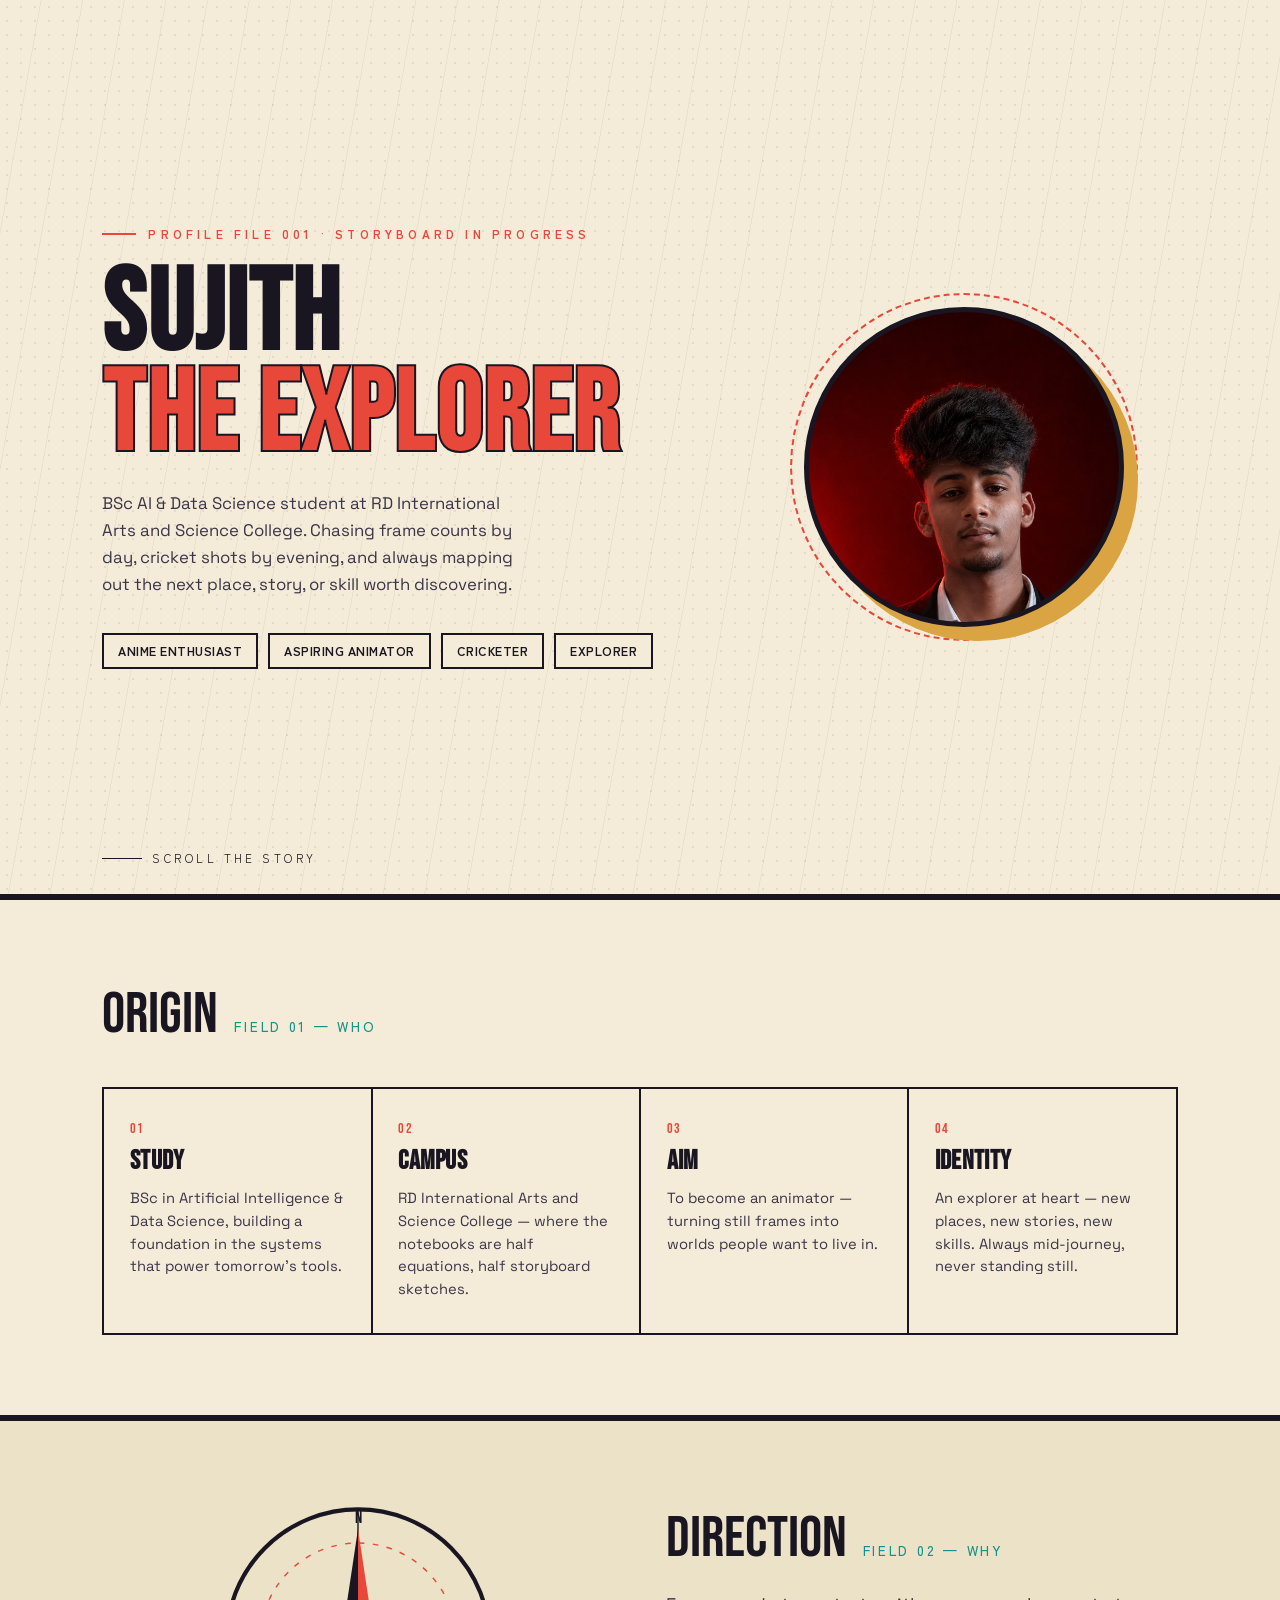
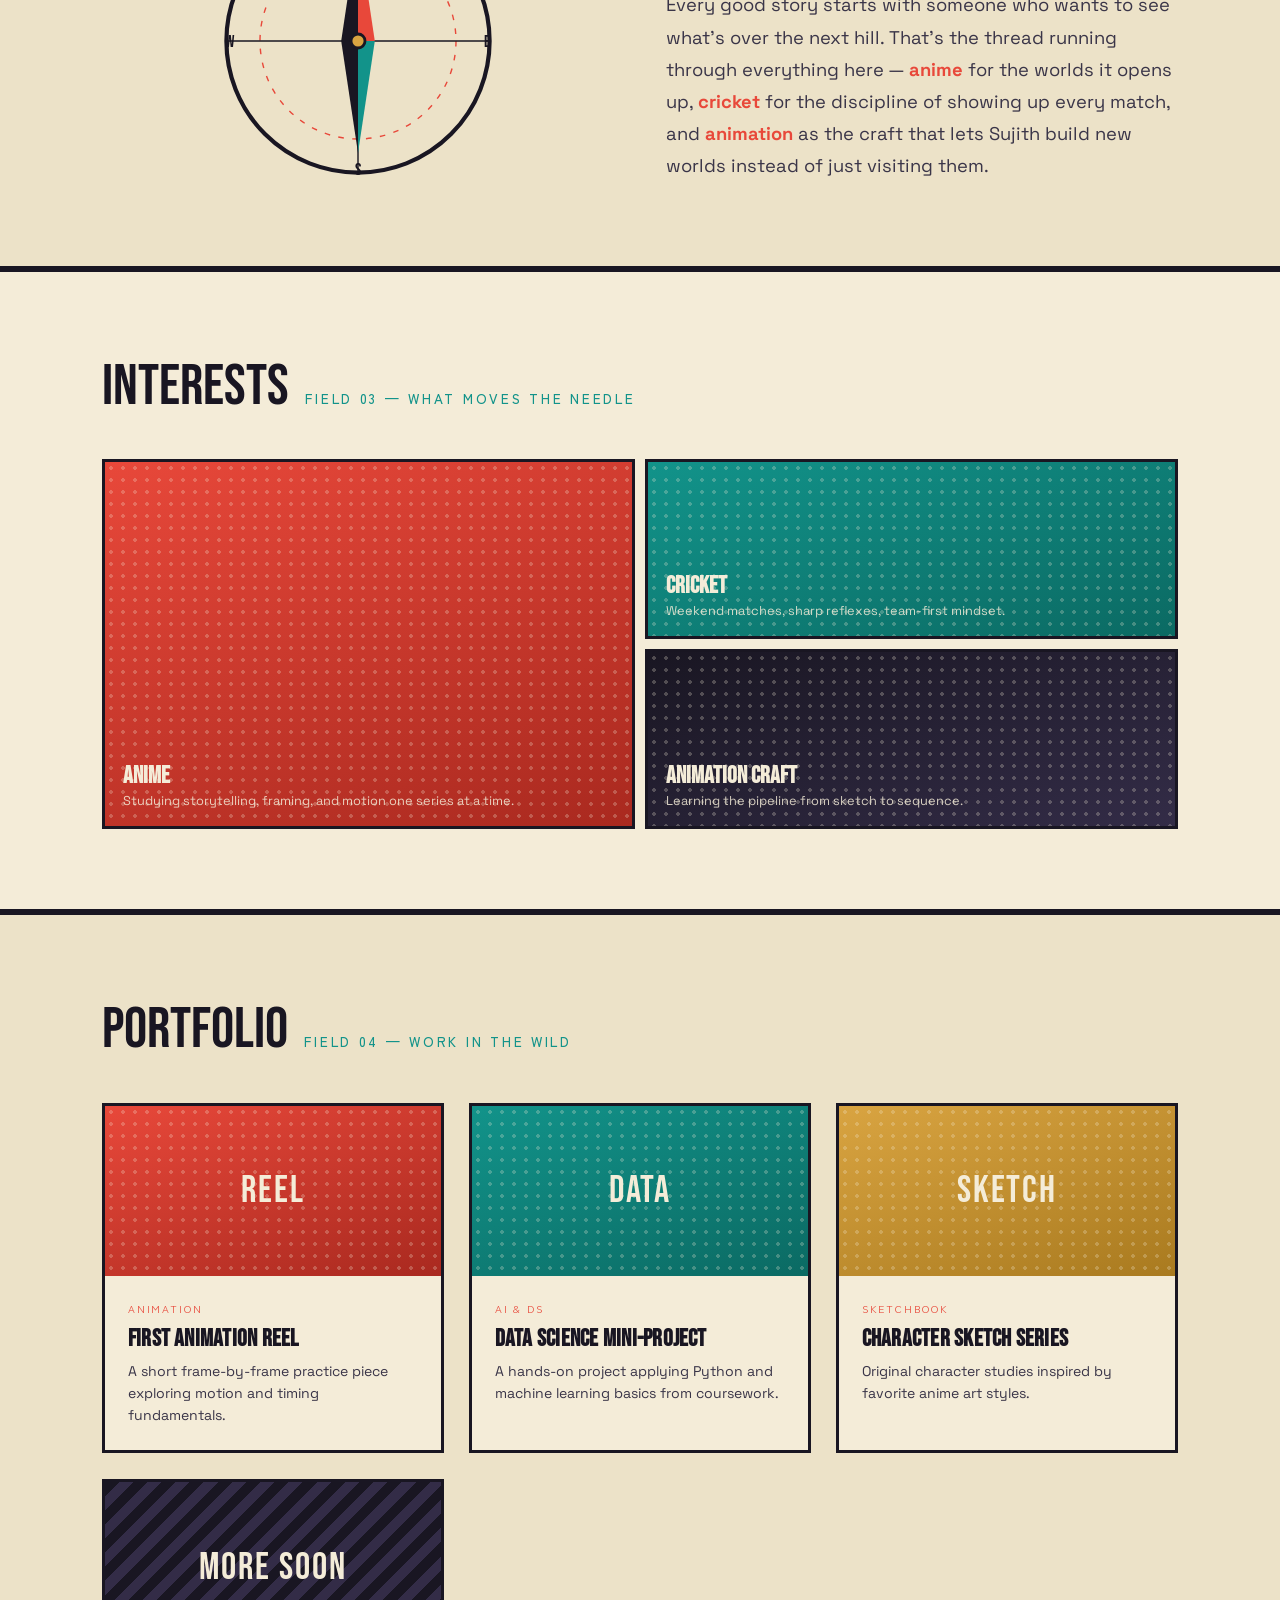
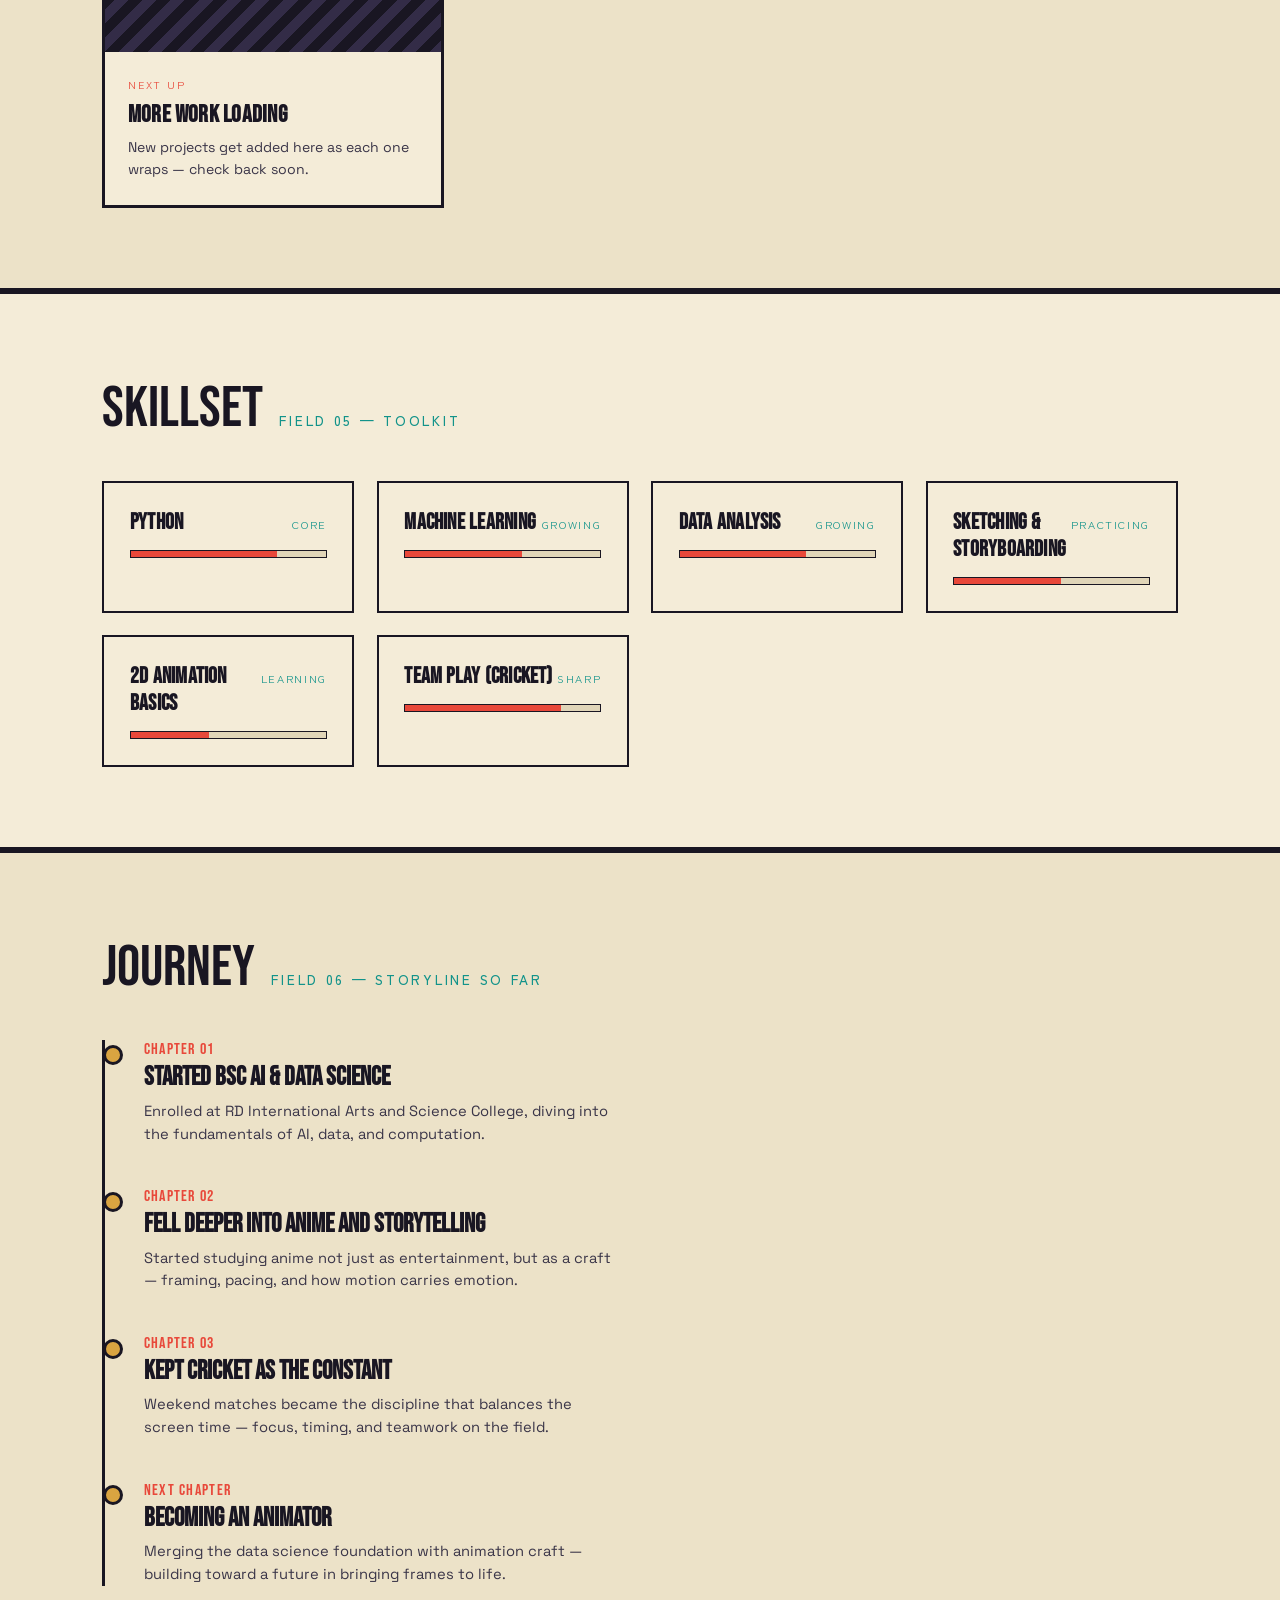
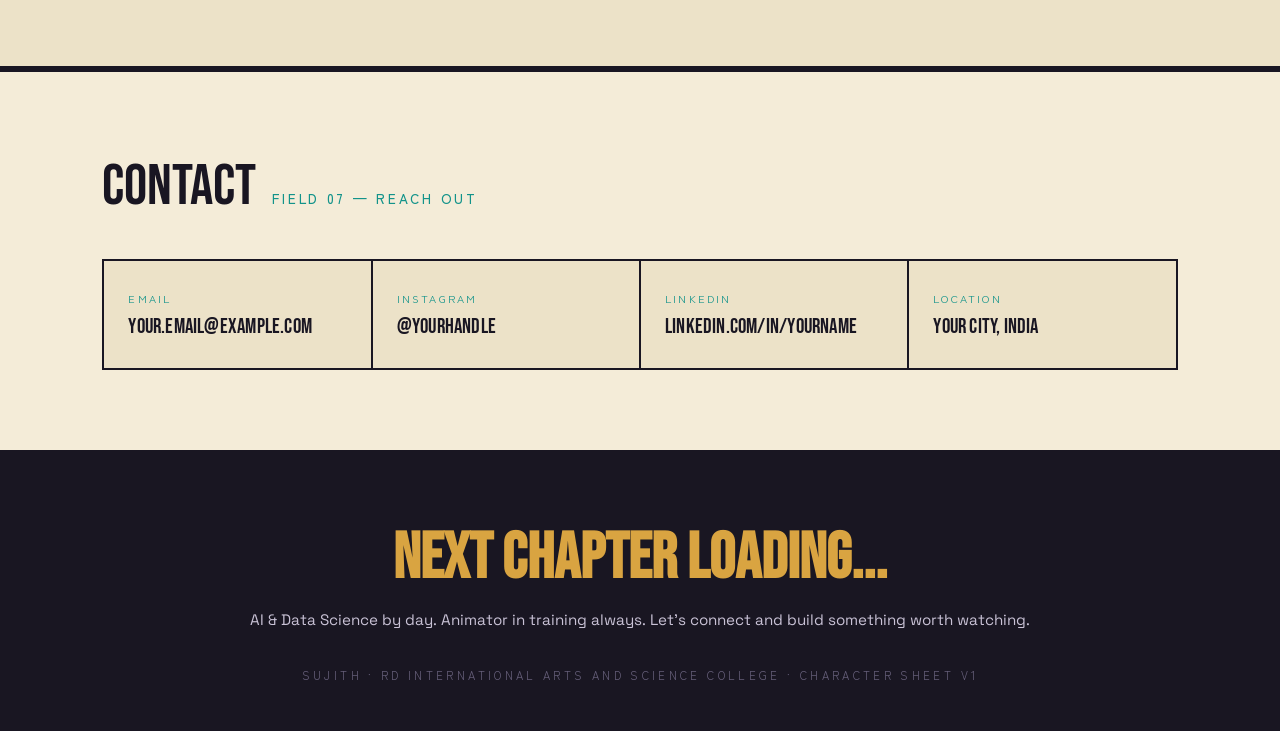
<file: sujith-profile-6.html>
<!DOCTYPE html>
<html lang="en">
<head>
<meta charset="UTF-8">
<meta name="viewport" content="width=device-width, initial-scale=1.0">
<title>Sujith — Explorer / Animator in Training</title>
<link rel="preconnect" href="https://fonts.googleapis.com">
<link href="https://fonts.googleapis.com/css2?family=Bebas+Neue&family=Space+Grotesk:wght@400;500;600;700&family=Zen+Kaku+Gothic+New:wght@500;700&display=swap" rel="stylesheet">
<style>
  :root{
    --ink:#191622;
    --parchment:#f4ecd8;
    --vermillion:#e8483a;
    --teal:#12938a;
    --gold:#d9a441;
    --panel-line:#191622;
  }
  *{box-sizing:border-box; margin:0; padding:0;}
  html{scroll-behavior:smooth;}
  body{
    background:var(--parchment);
    background-image:
      radial-gradient(circle, rgba(25,22,34,0.08) 1px, transparent 1px);
    background-size:14px 14px;
    color:var(--ink);
    font-family:'Space Grotesk', sans-serif;
    overflow-x:hidden;
  }
  ::selection{background:var(--vermillion); color:var(--parchment);}

  a{color:inherit;}

  /* speed lines behind hero */
  .speedlines{
    position:absolute; inset:0; pointer-events:none; z-index:0;
    background:
      repeating-linear-gradient(100deg, transparent 0 40px, rgba(25,22,34,0.05) 40px 41px);
  }

  header.hero{
    position:relative;
    min-height:100vh;
    display:flex;
    flex-direction:column;
    justify-content:center;
    padding:6vw 8vw;
    border-bottom:6px solid var(--ink);
    overflow:hidden;
  }

  .eyebrow{
    font-family:'Zen Kaku Gothic New', sans-serif;
    font-weight:700;
    letter-spacing:0.35em;
    text-transform:uppercase;
    font-size:0.75rem;
    color:var(--vermillion);
    display:flex;
    align-items:center;
    gap:12px;
    margin-bottom:1.4rem;
    z-index:1;
  }
  .eyebrow::before{
    content:"";
    width:34px; height:2px; background:var(--vermillion);
  }

  .hero-grid{
    display:grid;
    grid-template-columns:1.4fr 1fr;
    gap:4vw;
    align-items:center;
    z-index:1;
  }

  h1.title{
    font-family:'Bebas Neue', sans-serif;
    font-size:clamp(3.2rem, 9vw, 7.5rem);
    line-height:0.88;
    letter-spacing:0.01em;
    color:var(--ink);
  }
  h1.title .accent{
    color:var(--vermillion);
    -webkit-text-stroke:2px var(--ink);
  }

  .sub{
    font-size:1.05rem;
    max-width:38ch;
    margin-top:1.4rem;
    line-height:1.6;
    color:#3a3548;
  }

  .badge-row{
    display:flex; flex-wrap:wrap; gap:10px;
    margin-top:2.2rem;
  }
  .badge{
    font-family:'Zen Kaku Gothic New', sans-serif;
    font-size:0.78rem;
    font-weight:700;
    border:2px solid var(--ink);
    padding:7px 14px;
    background:var(--parchment);
    text-transform:uppercase;
    letter-spacing:0.04em;
  }

  /* logo / avatar panel */
  .avatar-wrap{
    position:relative;
    justify-self:center;
    width:min(320px, 70vw);
    aspect-ratio:1/1;
  }
  .avatar-frame{
    position:absolute; inset:0;
    border:5px solid var(--ink);
    border-radius:50%;
    background:var(--ink);
    display:flex; align-items:center; justify-content:center;
    box-shadow:14px 14px 0 var(--gold);
    overflow:hidden;
  }
  .avatar-initial{
    font-family:'Bebas Neue', sans-serif;
    font-size:8rem;
    color:var(--parchment);
    letter-spacing:0.02em;
  }
  .avatar-frame img{
    width:100%; height:100%; object-fit:cover; display:none;
  }
  .avatar-ring{
    position:absolute; inset:-14px;
    border:2px dashed var(--vermillion);
    border-radius:50%;
    animation:spin 40s linear infinite;
  }
  @keyframes spin{ to{ transform:rotate(360deg); } }

  .scroll-cue{
    position:absolute; bottom:28px; left:8vw;
    font-family:'Zen Kaku Gothic New', sans-serif;
    font-size:0.72rem; letter-spacing:0.3em; text-transform:uppercase;
    display:flex; align-items:center; gap:10px; z-index:1;
  }
  .scroll-cue .line{width:40px; height:1px; background:var(--ink); animation:pulse 1.8s ease-in-out infinite;}
  @keyframes pulse{ 0%,100%{opacity:.3;} 50%{opacity:1;} }

  /* PANELS */
  section.panel{
    position:relative;
    padding:5rem 8vw;
    border-bottom:6px solid var(--ink);
  }
  section.panel:nth-of-type(odd){ background:var(--parchment); }
  section.panel:nth-of-type(even){ background:#ece2c8; }

  .panel-tag{
    font-family:'Bebas Neue', sans-serif;
    font-size:clamp(2.2rem,5vw,3.6rem);
    display:flex; align-items:baseline; gap:16px;
    margin-bottom:2.4rem;
  }
  .panel-tag small{
    font-family:'Zen Kaku Gothic New', sans-serif;
    font-size:0.85rem;
    font-weight:500;
    letter-spacing:0.2em;
    color:var(--teal);
    text-transform:uppercase;
  }

  /* Compass / explorer section */
  .compass-section{
    display:grid;
    grid-template-columns:1fr 1fr;
    gap:4vw;
    align-items:center;
  }
  .compass{
    width:min(280px,60vw);
    aspect-ratio:1/1;
    margin:0 auto;
    position:relative;
  }
  .compass svg{ width:100%; height:100%; }

  .lead-text{
    font-size:1.15rem;
    line-height:1.75;
    color:#3a3548;
    max-width:46ch;
  }
  .lead-text strong{ color:var(--vermillion); }

  /* Grid cards: about facts */
  .fact-grid{
    display:grid;
    grid-template-columns:repeat(auto-fit,minmax(220px,1fr));
    gap:2px;
    background:var(--ink);
    border:2px solid var(--ink);
  }
  .fact-card{
    background:var(--parchment);
    padding:2rem 1.6rem;
    position:relative;
  }
  .fact-card .num{
    font-family:'Bebas Neue', sans-serif;
    font-size:0.85rem;
    color:var(--vermillion);
    letter-spacing:0.1em;
  }
  .fact-card h3{
    font-family:'Bebas Neue', sans-serif;
    font-size:1.7rem;
    margin:0.5rem 0 0.6rem;
    letter-spacing:0.01em;
  }
  .fact-card p{
    font-size:0.92rem;
    color:#3a3548;
    line-height:1.55;
  }

  /* Interests panel - manga panel collage */
  .collage{
    display:grid;
    grid-template-columns:repeat(6,1fr);
    grid-template-rows:repeat(2,180px);
    gap:10px;
  }
  .collage > div{
    border:3px solid var(--ink);
    display:flex; flex-direction:column; justify-content:flex-end;
    padding:1.1rem;
    position:relative;
    overflow:hidden;
  }
  .collage h4{
    font-family:'Bebas Neue', sans-serif;
    font-size:1.5rem;
    color:var(--parchment);
    z-index:1;
  }
  .collage p{
    font-size:0.8rem;
    color:var(--parchment);
    opacity:0.85;
    z-index:1;
    margin-top:2px;
  }
  .collage .cell-1{ grid-column:span 3; grid-row:span 2; background:linear-gradient(160deg,var(--vermillion),#a9291f);}
  .collage .cell-2{ grid-column:span 3; background:linear-gradient(160deg,var(--teal),#0b6a63);}
  .collage .cell-3{ grid-column:span 3; background:linear-gradient(160deg,var(--ink),#332c47);}

  .collage .halftone{
    position:absolute; inset:0;
    background-image:radial-gradient(circle, rgba(244,236,216,0.25) 2px, transparent 2px);
    background-size:12px 12px;
  }

  /* Portfolio panel */
  .portfolio-grid{
    display:grid;
    grid-template-columns:repeat(auto-fit,minmax(260px,1fr));
    gap:1.6rem;
  }
  .project-card{
    border:3px solid var(--ink);
    background:var(--parchment);
    overflow:hidden;
    display:flex;
    flex-direction:column;
  }
  .project-thumb{
    height:170px;
    position:relative;
    display:flex;
    align-items:center;
    justify-content:center;
    overflow:hidden;
  }
  .project-thumb .halftone{
    position:absolute; inset:0;
    background-image:radial-gradient(circle, rgba(244,236,216,0.25) 2px, transparent 2px);
    background-size:12px 12px;
  }
  .project-thumb .p-icon{
    font-family:'Bebas Neue', sans-serif;
    font-size:2.4rem;
    color:var(--parchment);
    letter-spacing:0.05em;
    z-index:1;
  }
  .project-body{
    padding:1.3rem 1.4rem 1.5rem;
  }
  .project-body .p-tag{
    font-family:'Zen Kaku Gothic New', sans-serif;
    font-size:0.65rem;
    letter-spacing:0.18em;
    text-transform:uppercase;
    color:var(--vermillion);
  }
  .project-body h3{
    font-family:'Bebas Neue', sans-serif;
    font-size:1.5rem;
    margin:0.4rem 0 0.5rem;
    letter-spacing:0.01em;
  }
  .project-body p{
    font-size:0.88rem;
    color:#3a3548;
    line-height:1.55;
  }
  .project-card.coming .project-thumb{
    background:repeating-linear-gradient(135deg, var(--ink) 0 10px, #332c47 10px 20px);
  }

  /* Skills panel */
  .skills-grid{
    display:grid;
    grid-template-columns:repeat(auto-fit,minmax(240px,1fr));
    gap:1.4rem;
  }
  .skill-card{
    border:2px solid var(--ink);
    padding:1.6rem;
    background:var(--parchment);
    position:relative;
  }
  .skill-card .skill-head{
    display:flex; justify-content:space-between; align-items:baseline;
    margin-bottom:0.9rem;
  }
  .skill-card h3{
    font-family:'Bebas Neue', sans-serif;
    font-size:1.4rem;
    letter-spacing:0.01em;
  }
  .skill-card .lvl{
    font-family:'Zen Kaku Gothic New', sans-serif;
    font-size:0.68rem;
    letter-spacing:0.15em;
    text-transform:uppercase;
    color:var(--teal);
  }
  .meter{
    height:8px;
    background:#e0d5b8;
    border:1.5px solid var(--ink);
  }
  .meter-fill{
    height:100%;
    background:var(--vermillion);
  }

  /* Timeline panel */
  .timeline{
    position:relative;
    padding-left:2.4rem;
    border-left:3px solid var(--ink);
    display:flex;
    flex-direction:column;
    gap:2.6rem;
  }
  .timeline-item{ position:relative; }
  .timeline-item::before{
    content:"";
    position:absolute;
    left:-2.55rem;
    top:0.3rem;
    width:14px; height:14px;
    background:var(--gold);
    border:3px solid var(--ink);
    border-radius:50%;
  }
  .timeline-item .t-year{
    font-family:'Bebas Neue', sans-serif;
    font-size:1rem;
    color:var(--vermillion);
    letter-spacing:0.08em;
  }
  .timeline-item h3{
    font-family:'Bebas Neue', sans-serif;
    font-size:1.6rem;
    margin:0.2rem 0 0.4rem;
  }
  .timeline-item p{
    font-size:0.92rem;
    color:#3a3548;
    max-width:52ch;
    line-height:1.55;
  }

  /* Contact panel */
  .contact-grid{
    display:grid;
    grid-template-columns:repeat(auto-fit,minmax(220px,1fr));
    gap:2px;
    background:var(--ink);
    border:2px solid var(--ink);
  }
  .contact-card{
    background:#ece2c8;
    padding:1.8rem 1.5rem;
    display:flex;
    flex-direction:column;
    gap:0.5rem;
  }
  .contact-card .c-label{
    font-family:'Zen Kaku Gothic New', sans-serif;
    font-size:0.68rem;
    letter-spacing:0.2em;
    text-transform:uppercase;
    color:var(--teal);
  }
  .contact-card .c-value{
    font-family:'Bebas Neue', sans-serif;
    font-size:1.3rem;
    letter-spacing:0.01em;
    word-break:break-word;
  }
  .contact-card a.c-value{ text-decoration:none; }
  .contact-card a.c-value:hover{ color:var(--vermillion); }

  /* Footer / contact */
  footer{
    padding:4rem 8vw 3rem;
    background:var(--ink);
    color:var(--parchment);
    text-align:center;
  }
  footer h2{
    font-family:'Bebas Neue', sans-serif;
    font-size:clamp(2rem,6vw,4rem);
    color:var(--gold);
  }
  footer p{
    margin-top:0.8rem;
    color:#c9c2d6;
    font-size:0.95rem;
  }
  footer .stamp{
    margin-top:2.4rem;
    font-family:'Zen Kaku Gothic New', sans-serif;
    font-size:0.7rem;
    letter-spacing:0.3em;
    text-transform:uppercase;
    color:#665f7a;
  }

  @media (max-width:820px){
    .hero-grid{ grid-template-columns:1fr; }
    .avatar-wrap{ order:-1; margin-bottom:1rem; }
    .compass-section{ grid-template-columns:1fr; }
    .collage{ grid-template-columns:repeat(2,1fr); grid-template-rows:repeat(3,160px); }
    .collage .cell-1{ grid-column:span 2; grid-row:span 1; }
    .collage .cell-2{ grid-column:span 2; }
    .collage .cell-3{ grid-column:span 2; }
  }

  @media (prefers-reduced-motion: reduce){
    .avatar-ring{ animation:none; }
    .scroll-cue .line{ animation:none; }
  }
</style>
</head>
<body>

<header class="hero">
  <div class="speedlines"></div>
  <div class="eyebrow">Profile File 001 · Storyboard in progress</div>
  <div class="hero-grid">
    <div>
      <h1 class="title">SUJITH<br><span class="accent">THE EXPLORER</span></h1>
      <p class="sub">BSc AI &amp; Data Science student at RD International Arts and Science College. Chasing frame counts by day, cricket shots by evening, and always mapping out the next place, story, or skill worth discovering.</p>
      <div class="badge-row">
        <span class="badge">Anime Enthusiast</span>
        <span class="badge">Aspiring Animator</span>
        <span class="badge">Cricketer</span>
        <span class="badge">Explorer</span>
      </div>
    </div>
    <div class="avatar-wrap">
      <div class="avatar-ring"></div>
      <div class="avatar-frame" id="avatarFrame">
        <span class="avatar-initial" id="avatarInitial">S</span>
        <img id="avatarImg" src="[data-uri]" alt="Sujith">
      </div>
    </div>
  </div>
  <div class="scroll-cue"><span class="line"></span> Scroll the story</div>
</header>

<section class="panel">
  <div class="panel-tag">Origin <small>Field 01 — Who</small></div>
  <div class="fact-grid">
    <div class="fact-card">
      <div class="num">01</div>
      <h3>Study</h3>
      <p>BSc in Artificial Intelligence &amp; Data Science, building a foundation in the systems that power tomorrow's tools.</p>
    </div>
    <div class="fact-card">
      <div class="num">02</div>
      <h3>Campus</h3>
      <p>RD International Arts and Science College — where the notebooks are half equations, half storyboard sketches.</p>
    </div>
    <div class="fact-card">
      <div class="num">03</div>
      <h3>Aim</h3>
      <p>To become an animator — turning still frames into worlds people want to live in.</p>
    </div>
    <div class="fact-card">
      <div class="num">04</div>
      <h3>Identity</h3>
      <p>An explorer at heart — new places, new stories, new skills. Always mid-journey, never standing still.</p>
    </div>
  </div>
</section>

<section class="panel compass-section">
  <div class="compass">
    <svg viewBox="0 0 200 200">
      <circle cx="100" cy="100" r="94" fill="none" stroke="#191622" stroke-width="3"/>
      <circle cx="100" cy="100" r="70" fill="none" stroke="#e8483a" stroke-width="1" stroke-dasharray="4 6"/>
      <line x1="100" y1="6" x2="100" y2="194" stroke="#191622" stroke-width="1"/>
      <line x1="6" y1="100" x2="194" y2="100" stroke="#191622" stroke-width="1"/>
      <polygon points="100,20 112,100 100,100" fill="#e8483a"/>
      <polygon points="100,20 88,100 100,100" fill="#191622"/>
      <polygon points="100,180 112,100 100,100" fill="#12938a"/>
      <polygon points="100,180 88,100 100,100" fill="#191622"/>
      <text x="100" y="16" text-anchor="middle" font-family="Bebas Neue" font-size="12" fill="#191622">N</text>
      <text x="100" y="196" text-anchor="middle" font-family="Bebas Neue" font-size="12" fill="#191622">S</text>
      <text x="8" y="104" text-anchor="middle" font-family="Bebas Neue" font-size="12" fill="#191622">W</text>
      <text x="192" y="104" text-anchor="middle" font-family="Bebas Neue" font-size="12" fill="#191622">E</text>
      <circle cx="100" cy="100" r="5" fill="#d9a441" stroke="#191622" stroke-width="2"/>
    </svg>
  </div>
  <div>
    <div class="panel-tag" style="margin-bottom:1rem;">Direction <small>Field 02 — Why</small></div>
    <p class="lead-text">Every good story starts with someone who wants to see what's over the next hill. That's the thread running through everything here — <strong>anime</strong> for the worlds it opens up, <strong>cricket</strong> for the discipline of showing up every match, and <strong>animation</strong> as the craft that lets Sujith build new worlds instead of just visiting them.</p>
  </div>
</section>

<section class="panel">
  <div class="panel-tag">Interests <small>Field 03 — What moves the needle</small></div>
  <div class="collage">
    <div class="cell-1">
      <div class="halftone"></div>
      <h4>Anime</h4>
      <p>Studying storytelling, framing, and motion one series at a time.</p>
    </div>
    <div class="cell-2">
      <div class="halftone"></div>
      <h4>Cricket</h4>
      <p>Weekend matches, sharp reflexes, team-first mindset.</p>
    </div>
    <div class="cell-3">
      <div class="halftone"></div>
      <h4>Animation Craft</h4>
      <p>Learning the pipeline from sketch to sequence.</p>
    </div>
  </div>
</section>

<section class="panel">
  <div class="panel-tag">Portfolio <small>Field 04 — Work in the wild</small></div>
  <div class="portfolio-grid">
    <div class="project-card">
      <div class="project-thumb" style="background:linear-gradient(160deg,var(--vermillion),#a9291f);">
        <div class="halftone"></div>
        <span class="p-icon">REEL</span>
      </div>
      <div class="project-body">
        <span class="p-tag">Animation</span>
        <h3>First Animation Reel</h3>
        <p>A short frame-by-frame practice piece exploring motion and timing fundamentals.</p>
      </div>
    </div>
    <div class="project-card">
      <div class="project-thumb" style="background:linear-gradient(160deg,var(--teal),#0b6a63);">
        <div class="halftone"></div>
        <span class="p-icon">DATA</span>
      </div>
      <div class="project-body">
        <span class="p-tag">AI &amp; DS</span>
        <h3>Data Science Mini-Project</h3>
        <p>A hands-on project applying Python and machine learning basics from coursework.</p>
      </div>
    </div>
    <div class="project-card">
      <div class="project-thumb" style="background:linear-gradient(160deg,var(--gold),#a97a1f);">
        <div class="halftone"></div>
        <span class="p-icon">SKETCH</span>
      </div>
      <div class="project-body">
        <span class="p-tag">Sketchbook</span>
        <h3>Character Sketch Series</h3>
        <p>Original character studies inspired by favorite anime art styles.</p>
      </div>
    </div>
    <div class="project-card coming">
      <div class="project-thumb">
        <span class="p-icon">MORE SOON</span>
      </div>
      <div class="project-body">
        <span class="p-tag">Next Up</span>
        <h3>More Work Loading</h3>
        <p>New projects get added here as each one wraps — check back soon.</p>
      </div>
    </div>
  </div>
</section>

<section class="panel">
  <div class="panel-tag">Skillset <small>Field 05 — Toolkit</small></div>
  <div class="skills-grid">
    <div class="skill-card">
      <div class="skill-head"><h3>Python</h3><span class="lvl">Core</span></div>
      <div class="meter"><div class="meter-fill" style="width:75%"></div></div>
    </div>
    <div class="skill-card">
      <div class="skill-head"><h3>Machine Learning</h3><span class="lvl">Growing</span></div>
      <div class="meter"><div class="meter-fill" style="width:60%"></div></div>
    </div>
    <div class="skill-card">
      <div class="skill-head"><h3>Data Analysis</h3><span class="lvl">Growing</span></div>
      <div class="meter"><div class="meter-fill" style="width:65%"></div></div>
    </div>
    <div class="skill-card">
      <div class="skill-head"><h3>Sketching &amp; Storyboarding</h3><span class="lvl">Practicing</span></div>
      <div class="meter"><div class="meter-fill" style="width:55%"></div></div>
    </div>
    <div class="skill-card">
      <div class="skill-head"><h3>2D Animation Basics</h3><span class="lvl">Learning</span></div>
      <div class="meter"><div class="meter-fill" style="width:40%"></div></div>
    </div>
    <div class="skill-card">
      <div class="skill-head"><h3>Team Play (Cricket)</h3><span class="lvl">Sharp</span></div>
      <div class="meter"><div class="meter-fill" style="width:80%"></div></div>
    </div>
  </div>
</section>

<section class="panel">
  <div class="panel-tag">Journey <small>Field 06 — Storyline so far</small></div>
  <div class="timeline">
    <div class="timeline-item">
      <div class="t-year">Chapter 01</div>
      <h3>Started BSc AI &amp; Data Science</h3>
      <p>Enrolled at RD International Arts and Science College, diving into the fundamentals of AI, data, and computation.</p>
    </div>
    <div class="timeline-item">
      <div class="t-year">Chapter 02</div>
      <h3>Fell deeper into anime and storytelling</h3>
      <p>Started studying anime not just as entertainment, but as a craft — framing, pacing, and how motion carries emotion.</p>
    </div>
    <div class="timeline-item">
      <div class="t-year">Chapter 03</div>
      <h3>Kept cricket as the constant</h3>
      <p>Weekend matches became the discipline that balances the screen time — focus, timing, and teamwork on the field.</p>
    </div>
    <div class="timeline-item">
      <div class="t-year">Next Chapter</div>
      <h3>Becoming an animator</h3>
      <p>Merging the data science foundation with animation craft — building toward a future in bringing frames to life.</p>
    </div>
  </div>
</section>

<section class="panel">
  <div class="panel-tag">Contact <small>Field 07 — Reach out</small></div>
  <div class="contact-grid">
    <div class="contact-card">
      <span class="c-label">Email</span>
      <a class="c-value" href="mailto:your.email@example.com">your.email@example.com</a>
    </div>
    <div class="contact-card">
      <span class="c-label">Instagram</span>
      <a class="c-value" href="#" target="_blank">@yourhandle</a>
    </div>
    <div class="contact-card">
      <span class="c-label">LinkedIn</span>
      <a class="c-value" href="#" target="_blank">linkedin.com/in/yourname</a>
    </div>
    <div class="contact-card">
      <span class="c-label">Location</span>
      <span class="c-value">Your City, India</span>
    </div>
  </div>
</section>

<footer>
  <h2>Next Chapter Loading...</h2>
  <p>AI &amp; Data Science by day. Animator in training always. Let's connect and build something worth watching.</p>
  <div class="stamp">Sujith · RD International Arts and Science College · Character sheet v1</div>
</footer>

<script>
  // Placeholder logic: if a real photo is provided later, set the src on #avatarImg
  // and it will automatically replace the initial letter.
  const img = document.getElementById('avatarImg');
  const initial = document.getElementById('avatarInitial');
  if (img.getAttribute('src')) {
    img.style.display = 'block';
    initial.style.display = 'none';
  }
</script>

</body>
</html>
</file>
